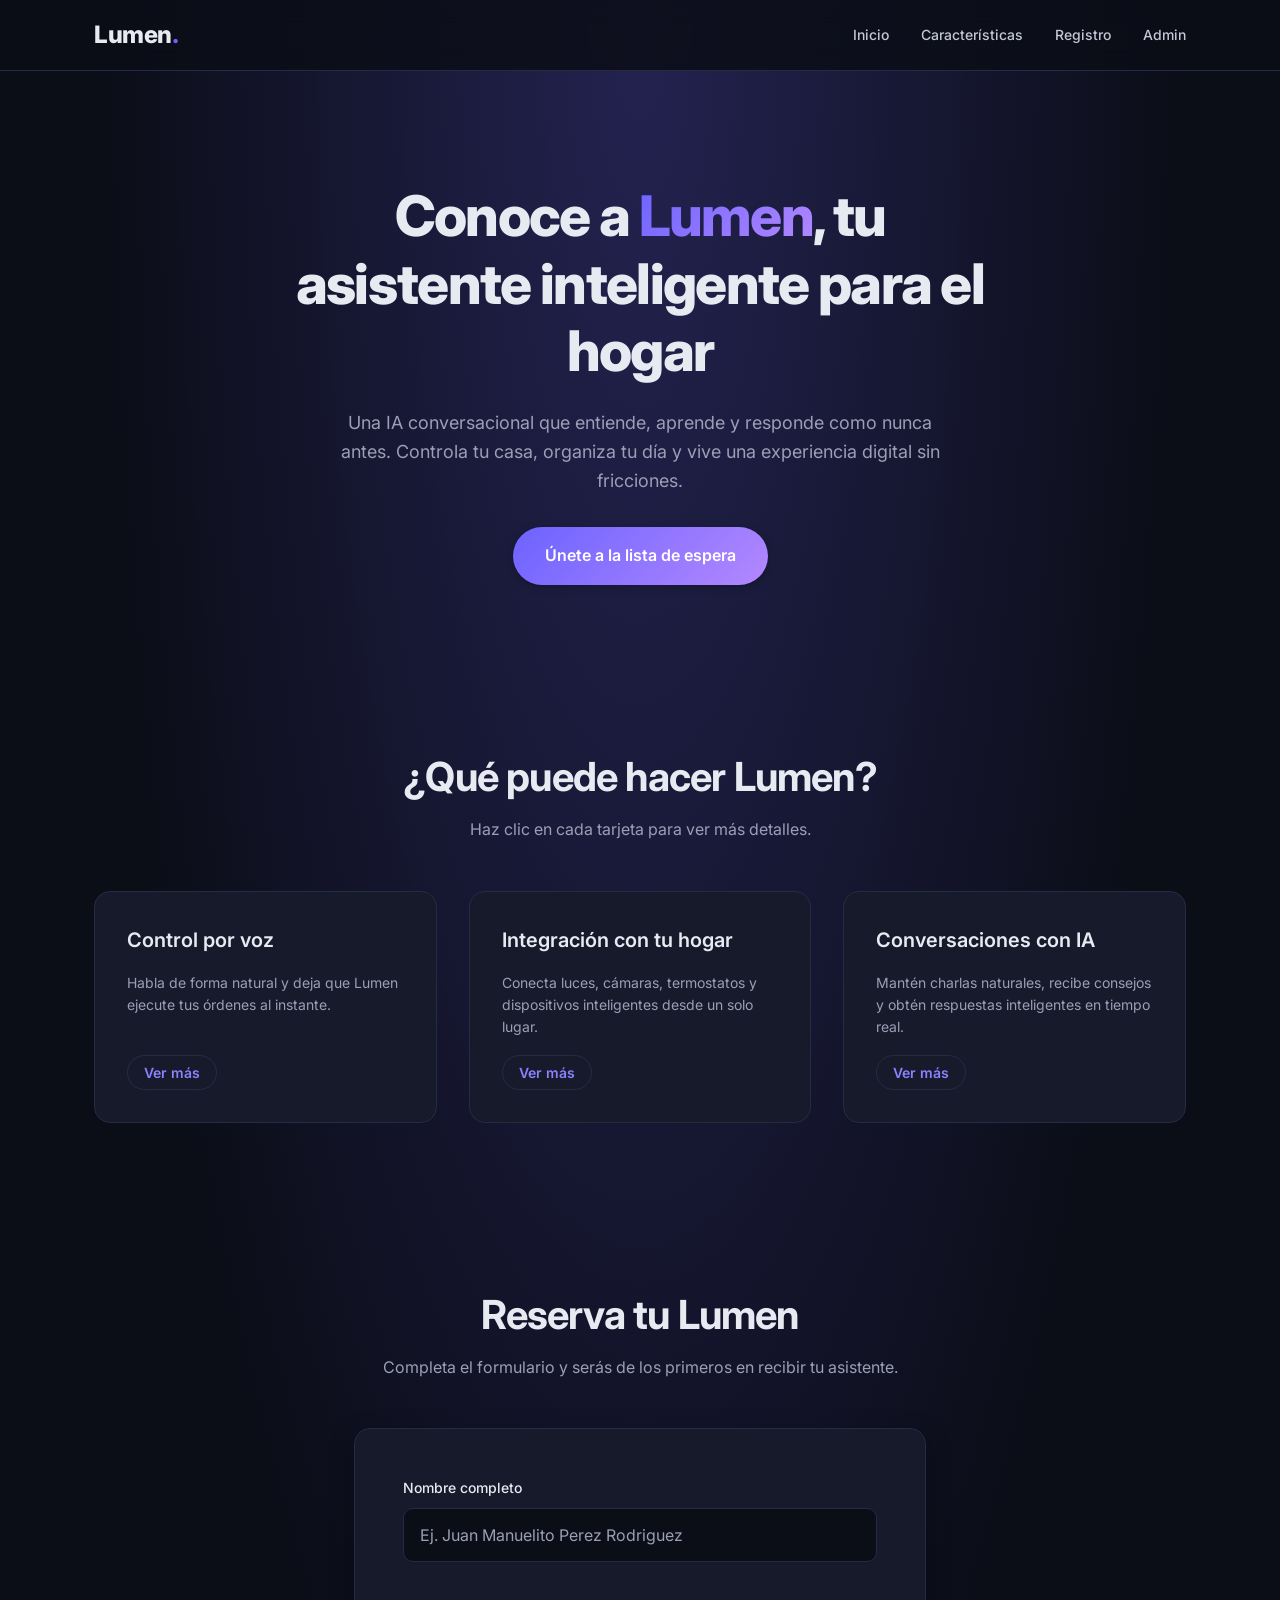
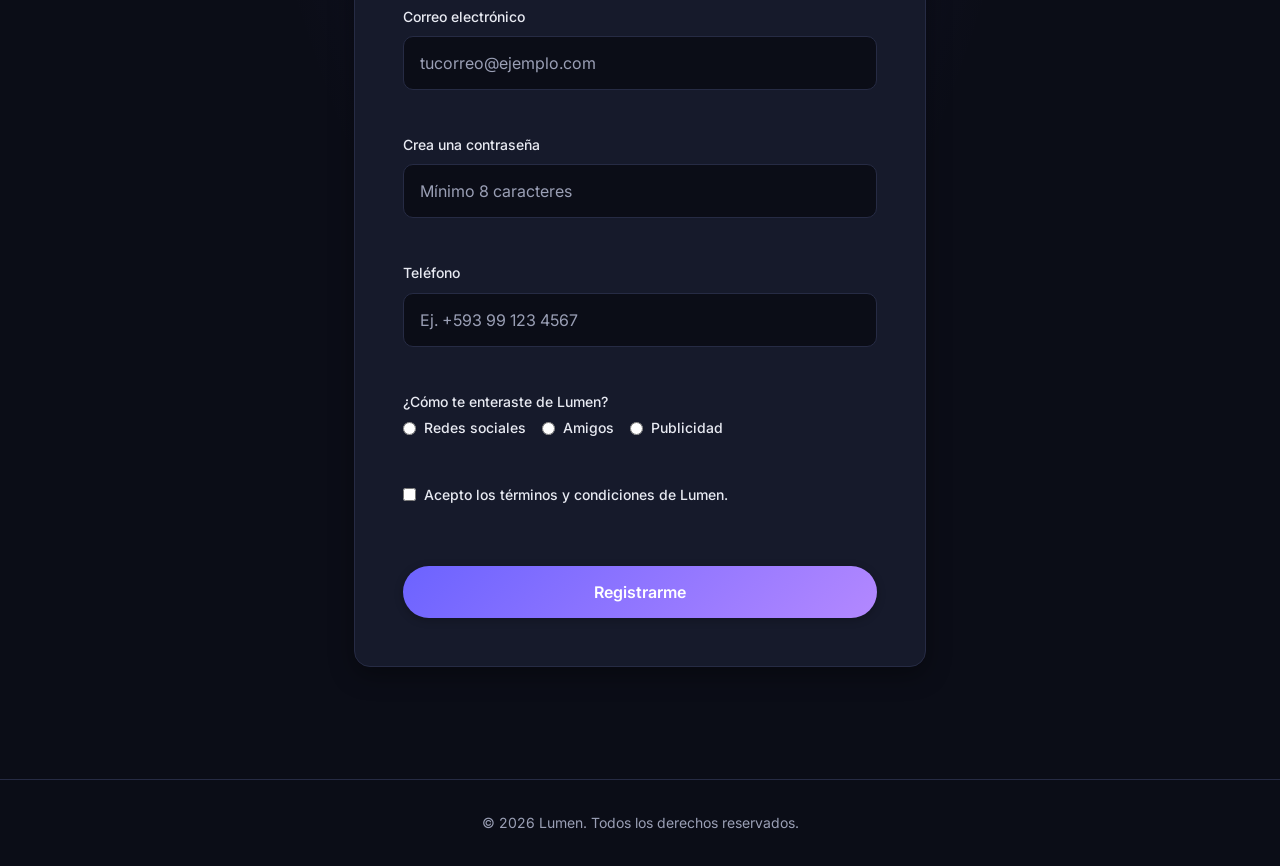
<file: index.html>
<!DOCTYPE html>
<html lang="es">
<head>
    <meta charset="UTF-8">
    <meta name="viewport" content="width=device-width, initial-scale=1.0">
    <meta name="description" content="Lumen es el asistente virtual inteligente para tu hogar. Únete a la lista de espera y sé de los primeros en vivir la experiencia de un Jarvis conversacional con IA.">
    <title>Lumen — Tu asistente inteligente para el hogar</title>

    <link rel="preconnect" href="https://fonts.googleapis.com">
    <link rel="preconnect" href="https://fonts.gstatic.com" crossorigin>
    <link href="https://fonts.googleapis.com/css2?family=Inter:wght@300;400;500;600;700;800&display=swap" rel="stylesheet">

    <link rel="stylesheet" href="variables.css">
    <link rel="stylesheet" href="styles.css">

    <script src="script.js" defer></script>
</head>
<body>

    <header class="site-header">
        <div class="container header-content">
            <a href="#inicio" class="logo">Lumen<span class="logo-dot">.</span></a>
            <nav class="main-nav" aria-label="Navegación principal">
                <ul>
                    <li><a href="#inicio">Inicio</a></li>
                    <li><a href="#caracteristicas">Características</a></li>
                    <li><a href="#registro">Registro</a></li>
                    <li><a href="admin.html">Admin</a></li>
                </ul>
            </nav>
        </div>
    </header>

    <main>

        <section id="inicio" class="hero">
            <div class="container hero-content">
                <h1>Conoce a <span class="accent">Lumen</span>, tu asistente inteligente para el hogar</h1>
                <p class="hero-description">
                    Una IA conversacional que entiende, aprende y responde como nunca antes.
                    Controla tu casa, organiza tu día y vive una experiencia digital sin fricciones.
                </p>
                <a href="#registro" class="btn btn-primary">Únete a la lista de espera</a>
            </div>
        </section>

        <section id="caracteristicas" class="features">
            <div class="container">
                <h2 class="section-title">¿Qué puede hacer Lumen?</h2>
                <p class="section-subtitle">Haz clic en cada tarjeta para ver más detalles.</p>

                <div class="features-grid">

                    <article class="feature-card" data-expandable>
                        <h3>Control por voz</h3>
                        <p class="feature-summary">
                            Habla de forma natural y deja que Lumen ejecute tus órdenes al instante.
                        </p>
                        <div class="feature-details" hidden>
                            <p>
                                Lumen utiliza modelos avanzados de reconocimiento de voz capaces de
                                entender múltiples idiomas, acentos y entonaciones. Funciona incluso
                                en ambientes ruidosos y siempre respeta tu privacidad.
                            </p>
                        </div>
                        <button class="btn btn-ghost btn-toggle" type="button" aria-expanded="false">
                            Ver más
                        </button>
                    </article>

                    <article class="feature-card" data-expandable>
                        <h3>Integración con tu hogar</h3>
                        <p class="feature-summary">
                            Conecta luces, cámaras, termostatos y dispositivos inteligentes desde un solo lugar.
                        </p>
                        <div class="feature-details" hidden>
                            <p>
                                Compatible con los principales protocolos del mercado (Matter, Zigbee,
                                Z-Wave y Wi-Fi). Crea rutinas personalizadas y automatiza tu vida con
                                un par de palabras.
                            </p>
                        </div>
                        <button class="btn btn-ghost btn-toggle" type="button" aria-expanded="false">
                            Ver más
                        </button>
                    </article>

                    <article class="feature-card" data-expandable>
                        <h3>Conversaciones con IA</h3>
                        <p class="feature-summary">
                            Mantén charlas naturales, recibe consejos y obtén respuestas inteligentes en tiempo real.
                        </p>
                        <div class="feature-details" hidden>
                            <p>
                                Impulsado por modelos de lenguaje de última generación, Lumen recuerda
                                el contexto de tus conversaciones, aprende de tus preferencias y se
                                adapta a tu rutina día a día.
                            </p>
                        </div>
                        <button class="btn btn-ghost btn-toggle" type="button" aria-expanded="false">
                            Ver más
                        </button>
                    </article>

                </div>
            </div>
        </section>

        <section id="registro" class="signup">
            <div class="container signup-container">
                <h2 class="section-title">Reserva tu Lumen</h2>
                <p class="section-subtitle">
                    Completa el formulario y serás de los primeros en recibir tu asistente.
                </p>

                <form id="signup-form" class="signup-form" action="#" method="POST" novalidate>

                    <div class="form-group">
                        <label for="fullname">Nombre completo</label>
                        <input
                            type="text"
                            id="fullname"
                            name="fullname"
                            placeholder="Ej. Juan Manuelito Perez Rodriguez"
                            required
                            minlength="3"
                            maxlength="60"
                            autocomplete="name"
                            aria-describedby="fullname-feedback"
                        >
                        <small id="fullname-feedback" class="error-message" data-error-for="fullname"></small>
                    </div>

                    <div class="form-group">
                        <label for="email">Correo electrónico</label>
                        <input
                            type="email"
                            id="email"
                            name="email"
                            placeholder="tucorreo@ejemplo.com"
                            required
                            maxlength="80"
                            autocomplete="email"
                            aria-describedby="email-feedback"
                        >
                        <small id="email-feedback" class="error-message" data-error-for="email"></small>
                    </div>

                    <div class="form-group">
                        <label for="password">Crea una contraseña</label>
                        <input
                            type="password"
                            id="password"
                            name="password"
                            placeholder="Mínimo 8 caracteres"
                            required
                            minlength="8"
                            maxlength="40"
                            autocomplete="new-password"
                            aria-describedby="password-feedback"
                        >
                        <small id="password-feedback" class="error-message" data-error-for="password"></small>
                    </div>

                    <div class="form-group">
                        <label for="phone">Teléfono</label>
                        <input
                            type="tel"
                            id="phone"
                            name="phone"
                            placeholder="Ej. +593 99 123 4567"
                            required
                            pattern="\+?[0-9 ]{7,20}"
                            maxlength="20"
                            inputmode="tel"
                            autocomplete="tel"
                            aria-describedby="phone-feedback"
                        >
                        <small id="phone-feedback" class="error-message" data-error-for="phone"></small>
                    </div>

                    <fieldset class="form-group form-radios" aria-describedby="source-feedback">
                        <legend>¿Cómo te enteraste de Lumen?</legend>
                        <div class="radio-options">
                            <label class="radio-label">
                                <input type="radio" name="source" value="redes-sociales">
                                Redes sociales
                            </label>
                            <label class="radio-label">
                                <input type="radio" name="source" value="amigos">
                                Amigos
                            </label>
                            <label class="radio-label">
                                <input type="radio" name="source" value="publicidad">
                                Publicidad
                            </label>
                        </div>
                        <small id="source-feedback" class="error-message" data-error-for="source"></small>
                    </fieldset>

                    <div class="form-group form-checkbox">
                        <label class="checkbox-label">
                            <input type="checkbox" id="terms" name="terms" aria-describedby="terms-feedback">
                            Acepto los términos y condiciones de Lumen.
                        </label>
                        <small id="terms-feedback" class="error-message" data-error-for="terms"></small>
                    </div>

                    <button type="submit" class="btn btn-primary btn-submit">
                        Registrarme
                    </button>
                </form>

                <div id="success-message" class="success-message" role="status" aria-live="polite" hidden>
                    <h3>¡Bienvenido a Lumen!</h3>
                    <p>Te has registrado exitosamente en la lista de espera de Lumen.</p>
                </div>
            </div>
        </section>

    </main>

    <footer class="site-footer">
        <div class="container">
            <p>&copy; 2026 Lumen. Todos los derechos reservados.</p>
        </div>
    </footer>

</body>
</html>
</file>
<file: variables.css>
:root {

    --color-bg: #0b0d17;
    --color-bg-alt: #11142080;
    --color-surface: #161a2b;
    --color-surface-hover: #1e223a;
    --color-border: #262b44;

    --color-text: #e8eaf2;
    --color-text-muted: #9a9fb5;
    --color-text-soft: #c5c8d6;

    --color-primary: #6c63ff;
    --color-primary-hover: #8a82ff;
    --color-secondary: #38bdf8;
    --color-accent: #b388ff;

    --gradient-primary: linear-gradient(135deg, #6c63ff 0%, #b388ff 100%);
    --gradient-hero: radial-gradient(ellipse at top, rgba(108, 99, 255, 0.25), transparent 60%);

    --color-success: #22c55e;
    --color-success-bg: rgba(34, 197, 94, 0.12);
    --color-error: #ef4444;
    --color-error-bg: rgba(239, 68, 68, 0.12);

    --font-family-base: 'Inter', system-ui, -apple-system, sans-serif;

    --font-size-xs: 0.75rem;
    --font-size-sm: 0.875rem;
    --font-size-base: 1rem;
    --font-size-md: 1.125rem;
    --font-size-lg: 1.25rem;
    --font-size-xl: 1.5rem;
    --font-size-2xl: 2rem;
    --font-size-3xl: 2.5rem;
    --font-size-4xl: 3.5rem;

    --font-weight-light: 300;
    --font-weight-regular: 400;
    --font-weight-medium: 500;
    --font-weight-semibold: 600;
    --font-weight-bold: 700;
    --font-weight-extrabold: 800;

    --line-height-tight: 1.2;
    --line-height-base: 1.6;

    --space-xs: 0.25rem;
    --space-sm: 0.5rem;
    --space-md: 1rem;
    --space-lg: 1.5rem;
    --space-xl: 2rem;
    --space-2xl: 3rem;
    --space-3xl: 5rem;
    --space-4xl: 7rem;

    --radius-sm: 6px;
    --radius-md: 10px;
    --radius-lg: 16px;
    --radius-xl: 24px;
    --radius-full: 999px;

    --border-width: 1px;

    --shadow-sm: 0 2px 8px rgba(0, 0, 0, 0.25);
    --shadow-md: 0 8px 24px rgba(0, 0, 0, 0.35);
    --shadow-glow: 0 0 24px rgba(108, 99, 255, 0.45);

    --transition-fast: 150ms ease;
    --transition-base: 250ms ease;
    --transition-slow: 400ms ease;

    --container-max-width: 1140px;
    --container-padding: 1.5rem;

}
</file>
<file: styles.css>
*,
*::before,
*::after {
    box-sizing: border-box;
    margin: 0;
    padding: 0;
}

html {
    scroll-behavior: smooth;
}

body {
    font-family: var(--font-family-base);
    font-size: var(--font-size-base);
    line-height: var(--line-height-base);
    color: var(--color-text);
    background-color: var(--color-bg);
    background-image: var(--gradient-hero);
    background-repeat: no-repeat;
    min-height: 100vh;
    -webkit-font-smoothing: antialiased;
}

img {
    max-width: 100%;
    display: block;
}

ul {
    list-style: none;
}

a {
    color: inherit;
    text-decoration: none;
    transition: color var(--transition-fast);
}

.container {
    width: 100%;
    max-width: var(--container-max-width);
    margin: 0 auto;
    padding: 0 var(--container-padding);
}

.site-header {
    position: sticky;
    top: 0;
    z-index: 100;
    background-color: rgba(11, 13, 23, 0.85);
    backdrop-filter: blur(12px);
    border-bottom: var(--border-width) solid var(--color-border);
}

.header-content {
    display: flex;
    justify-content: space-between;
    align-items: center;
    padding-top: var(--space-md);
    padding-bottom: var(--space-md);
}

.logo {
    font-size: var(--font-size-xl);
    font-weight: var(--font-weight-extrabold);
    color: var(--color-text);
    letter-spacing: -0.02em;
}

.logo-dot {
    color: var(--color-primary);
}

.main-nav ul {
    display: flex;
    gap: var(--space-xl);
}

.main-nav a {
    font-size: var(--font-size-sm);
    font-weight: var(--font-weight-medium);
    color: var(--color-text-soft);
    position: relative;
    padding: var(--space-xs) 0;
}

.main-nav a:hover {
    color: var(--color-primary-hover);
}

.main-nav a::after {
    content: '';
    position: absolute;
    bottom: 0;
    left: 0;
    width: 0;
    height: 2px;
    background: var(--gradient-primary);
    transition: width var(--transition-base);
}

.main-nav a:hover::after {
    width: 100%;
}

a:focus-visible,
button:focus-visible,
input:focus-visible,
[tabindex]:focus-visible {
    outline: 2px solid var(--color-primary);
    outline-offset: 3px;
    border-radius: var(--radius-sm);
}

.btn {
    display: inline-block;
    font-family: inherit;
    font-size: var(--font-size-base);
    font-weight: var(--font-weight-semibold);
    padding: var(--space-md) var(--space-xl);
    border-radius: var(--radius-full);
    border: none;
    cursor: pointer;
    transition: transform var(--transition-base),
                background-color var(--transition-base),
                box-shadow var(--transition-base);
    text-align: center;
}

.btn-primary {
    background: var(--gradient-primary);
    color: #ffffff;
    box-shadow: var(--shadow-sm);
}

.btn-primary:hover {
    transform: translateY(-2px);
    box-shadow: var(--shadow-glow);
}

.btn-ghost {
    background: transparent;
    color: var(--color-primary-hover);
    padding: var(--space-sm) var(--space-md);
    font-size: var(--font-size-sm);
    border: var(--border-width) solid var(--color-border);
}

.btn-ghost:hover {
    background-color: var(--color-surface-hover);
    color: var(--color-text);
}

.btn-submit {
    width: 100%;
    margin-top: var(--space-md);
}

.hero {
    padding: var(--space-4xl) 0 var(--space-3xl);
    text-align: center;
}

.hero-content {
    max-width: 780px;
}

.hero h1 {
    font-size: var(--font-size-4xl);
    font-weight: var(--font-weight-extrabold);
    line-height: var(--line-height-tight);
    letter-spacing: -0.03em;
    margin-bottom: var(--space-lg);
}

.accent {
    background: var(--gradient-primary);
    -webkit-background-clip: text;
    background-clip: text;
    -webkit-text-fill-color: transparent;
    color: transparent;
}

.hero-description {
    font-size: var(--font-size-md);
    color: var(--color-text-muted);
    margin-bottom: var(--space-xl);
    max-width: 620px;
    margin-left: auto;
    margin-right: auto;
}

.features {
    padding: var(--space-3xl) 0;
}

.section-title {
    font-size: var(--font-size-3xl);
    font-weight: var(--font-weight-bold);
    text-align: center;
    margin-bottom: var(--space-sm);
    letter-spacing: -0.02em;
}

.section-subtitle {
    text-align: center;
    color: var(--color-text-muted);
    margin-bottom: var(--space-2xl);
}

.features-grid {
    display: grid;
    grid-template-columns: repeat(3, 1fr);
    gap: var(--space-xl);
}

.feature-card {
    background-color: var(--color-surface);
    border: var(--border-width) solid var(--color-border);
    border-radius: var(--radius-lg);
    padding: var(--space-xl);
    transition: transform var(--transition-base),
                border-color var(--transition-base),
                background-color var(--transition-base);
    display: flex;
    flex-direction: column;
    gap: var(--space-md);
}

.feature-card:hover {
    transform: translateY(-4px);
    border-color: var(--color-primary);
    background-color: var(--color-surface-hover);
}

.feature-card h3 {
    font-size: var(--font-size-lg);
    font-weight: var(--font-weight-semibold);
    color: var(--color-text);
}

.feature-summary {
    color: var(--color-text-muted);
    font-size: var(--font-size-sm);
}

.feature-details {
    color: var(--color-text-soft);
    font-size: var(--font-size-sm);
    padding-top: var(--space-sm);
    border-top: var(--border-width) solid var(--color-border);
}

.feature-card .btn-toggle {
    align-self: flex-start;
    margin-top: auto;
}

.signup {
    padding: var(--space-3xl) 0 var(--space-4xl);
}

.signup-container {
    max-width: 620px;
}

.signup-form {
    background-color: var(--color-surface);
    border: var(--border-width) solid var(--color-border);
    border-radius: var(--radius-lg);
    padding: var(--space-2xl);
    display: flex;
    flex-direction: column;
    gap: var(--space-lg);
    box-shadow: var(--shadow-md);
}

.form-group {
    display: flex;
    flex-direction: column;
    gap: var(--space-sm);
    border: none;
}

.form-group label,
.form-group legend {
    font-size: var(--font-size-sm);
    font-weight: var(--font-weight-medium);
    color: var(--color-text);
    padding: 0;
}

.form-group input[type="text"],
.form-group input[type="email"],
.form-group input[type="password"],
.form-group input[type="tel"] {
    width: 100%;
    padding: var(--space-md);
    background-color: var(--color-bg);
    border: var(--border-width) solid var(--color-border);
    border-radius: var(--radius-md);
    color: var(--color-text);
    font-family: inherit;
    font-size: var(--font-size-base);
    transition: border-color var(--transition-fast),
                box-shadow var(--transition-fast);
}

.form-group input::placeholder {
    color: var(--color-text-muted);
}

.form-group input:focus {
    outline: none;
    border-color: var(--color-primary);
    box-shadow: 0 0 0 3px rgba(108, 99, 255, 0.2);
}

.radio-options {
    display: flex;
    flex-wrap: wrap;
    gap: var(--space-md);
    margin-top: var(--space-xs);
}

.radio-label,
.checkbox-label {
    display: inline-flex;
    align-items: center;
    gap: var(--space-sm);
    color: var(--color-text-soft);
    font-size: var(--font-size-sm);
    cursor: pointer;
}

.radio-label input,
.checkbox-label input {
    accent-color: var(--color-primary);
    cursor: pointer;
}

.error-message {
    color: var(--color-error);
    font-size: var(--font-size-xs);
    min-height: 1em;
}

.error-message.success-text {
    color: var(--color-success);
}

.form-group input.input-error {
    border-color: var(--color-error);
    background-color: var(--color-error-bg);
}

.form-group input.input-success {
    border-color: var(--color-success);
    background-color: var(--color-success-bg);
}

.success-message {
    background-color: var(--color-success-bg);
    border: var(--border-width) solid var(--color-success);
    color: var(--color-success);
    border-radius: var(--radius-lg);
    padding: var(--space-2xl);
    text-align: center;
}

.success-message h3 {
    font-size: var(--font-size-xl);
    margin-bottom: var(--space-sm);
}

.site-footer {
    border-top: var(--border-width) solid var(--color-border);
    padding: var(--space-xl) 0;
    text-align: center;
    color: var(--color-text-muted);
    font-size: var(--font-size-sm);
}

@media (max-width: 768px) {

    :root {
        --font-size-4xl: 2.25rem;
        --font-size-3xl: 1.75rem;
    }

    .header-content {
        flex-direction: column;
        gap: var(--space-md);
    }

    .main-nav ul {
        gap: var(--space-md);
    }

    .hero {
        padding: var(--space-2xl) 0;
    }

    .features-grid {
        grid-template-columns: 1fr;
    }

    .signup-form {
        padding: var(--space-xl);
    }

    .radio-options {
        flex-direction: column;
        gap: var(--space-sm);
    }
}
</file>
